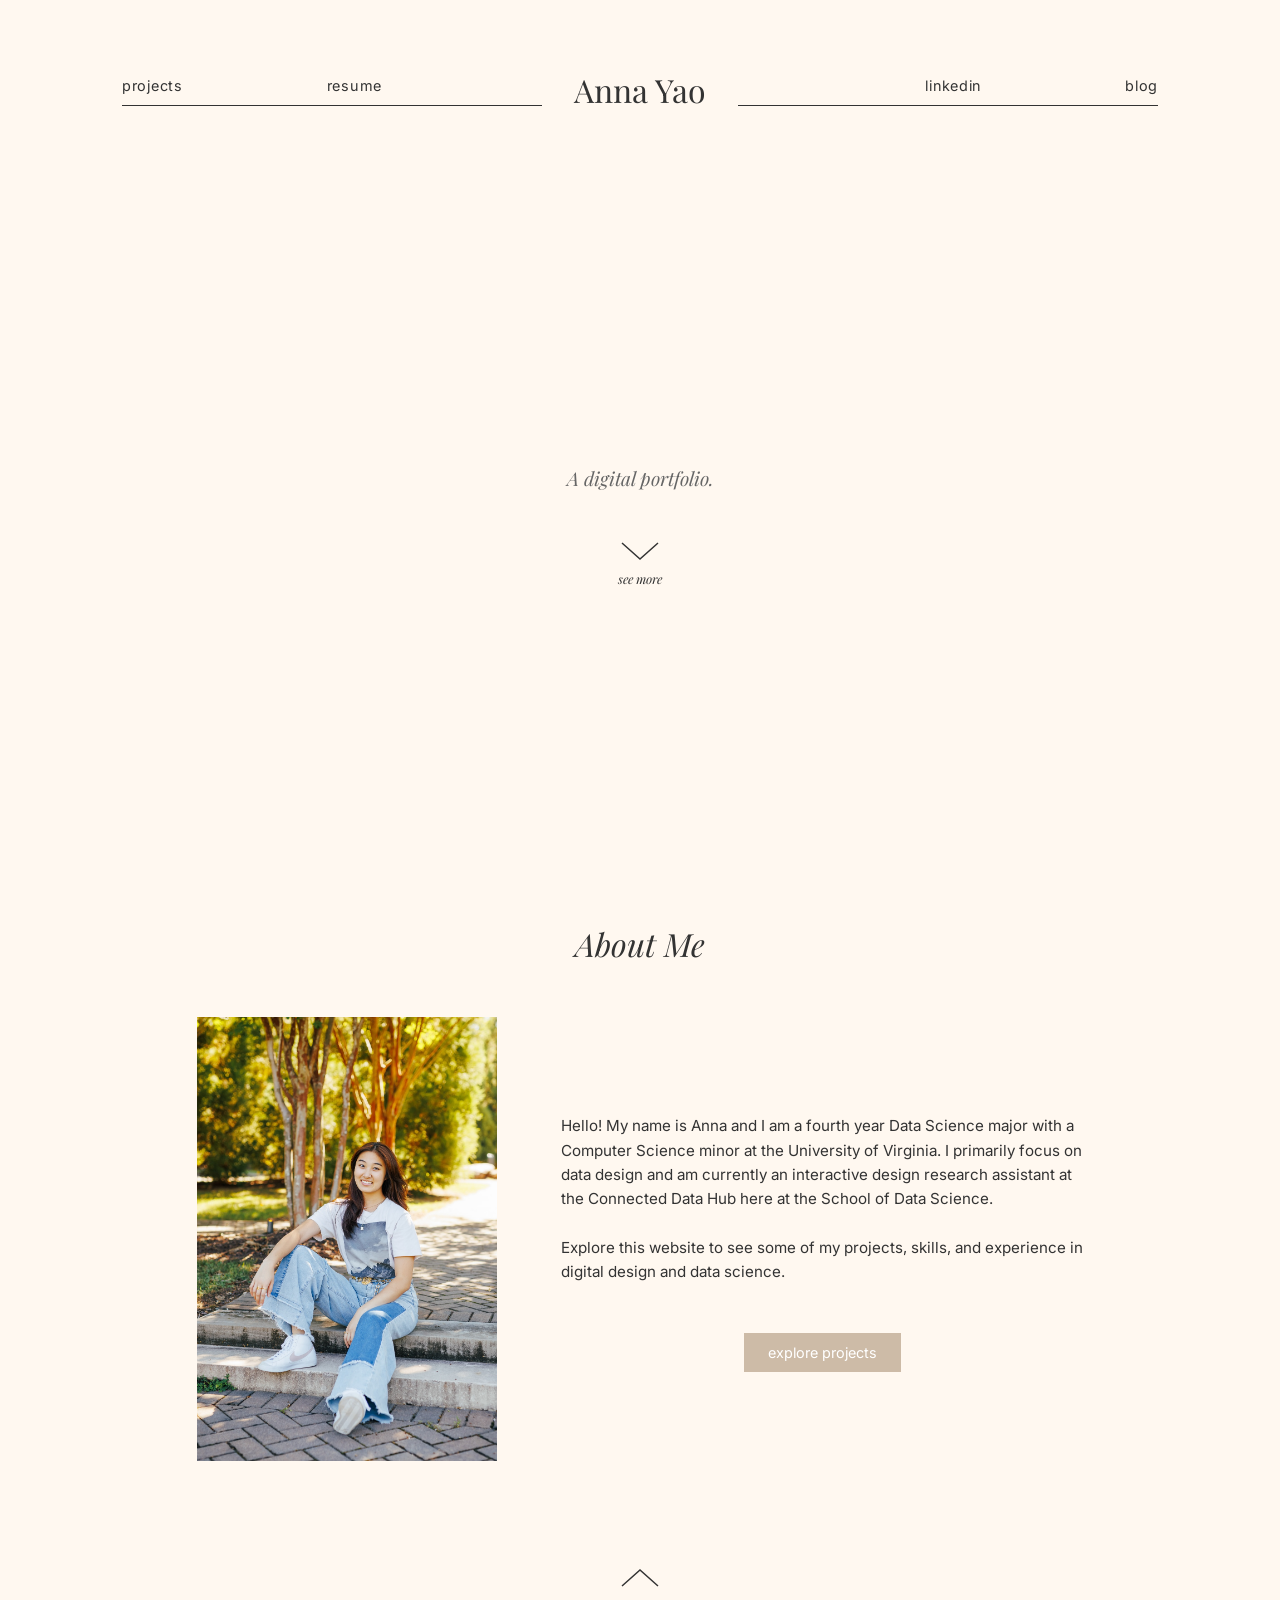
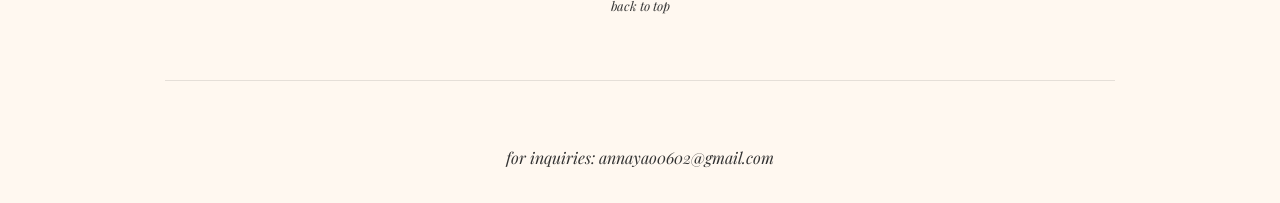
<file: index.html>
<!DOCTYPE html>
<html lang="en">
<head>
    <meta charset="UTF-8">
    <meta name="viewport" content="width=device-width, initial-scale=1.0">
    <title>Anna Yao | Digital Portfolio</title>
    <link rel="stylesheet" href="styles.css">
    <link href="https://fonts.googleapis.com/css2?family=Playfair+Display:ital,wght@0,400;0,600;1,400&family=Inter:wght@300;400&display=swap" rel="stylesheet">
</head>
<body>

    <header>
        <nav class="top-nav">
            <div class="nav-links left-links">
                <a href="data_design.html">projects</a>
                <a href="resume.pdf" target="_blank">resume</a>
            </div>
            <h1 class="logo-name">
                <a href="index.html">Anna Yao</a>
            </h1>            
            <div class="nav-links right-links">
                <a href="https://www.linkedin.com/in/anna-yao-6a4943259/" target="_blank">linkedin</a>
                <a href="blog">blog</a>
            </div>
        </nav>
    </header>

    <main>
        <section class="hero">
            <p class="hero-text"><em>A digital portfolio.</em></p>
            <a href="#about" class="scroll-indicator">
                <svg width="40" height="20" viewBox="0 0 40 20" fill="none" stroke="currentColor">
                    <path d="M2 2L20 18L38 2" stroke-width="1.5"/>
                </svg>
                <span>see more</span>
            </a>
        </section>

        <br>
        <br>
        <br>

        <section class="about" id="about">
            <h2 class="section-title">About Me</h2>
            <div class="about-content">
                <div class="about-image">
                    <img src="images/portrait.JPG" alt="Anna Yao Portrait">
                </div>
                <div class="about-text">
                    <p>Hello! My name is Anna and I am a fourth year Data Science major with a Computer Science minor at the University of Virginia. I primarily focus on data design and am currently an interactive design research assistant at the Connected Data Hub here at the School of Data Science.</p>
                    <p>Explore this website to see some of my projects, skills, and experience in digital design and data science.</p>
                    
                    <br>
                    <a href="data_design.html" class="btn">explore projects</a>

                </div>
            </div>
            <br><br>
            <a href="#" class="back-to-top">
                <svg width="40" height="20" viewBox="0 0 40 20" fill="none" stroke="currentColor">
                    <path d="M2 18L20 2L38 18" stroke-width="1.5"/>
                </svg>
                <span>back to top</span>
            </a>
        </section>

        
    </main>

    <footer>
        <p><em>for inquiries: annayao0602@gmail.com</em></p>
    </footer>

</body>
</html>
</file>
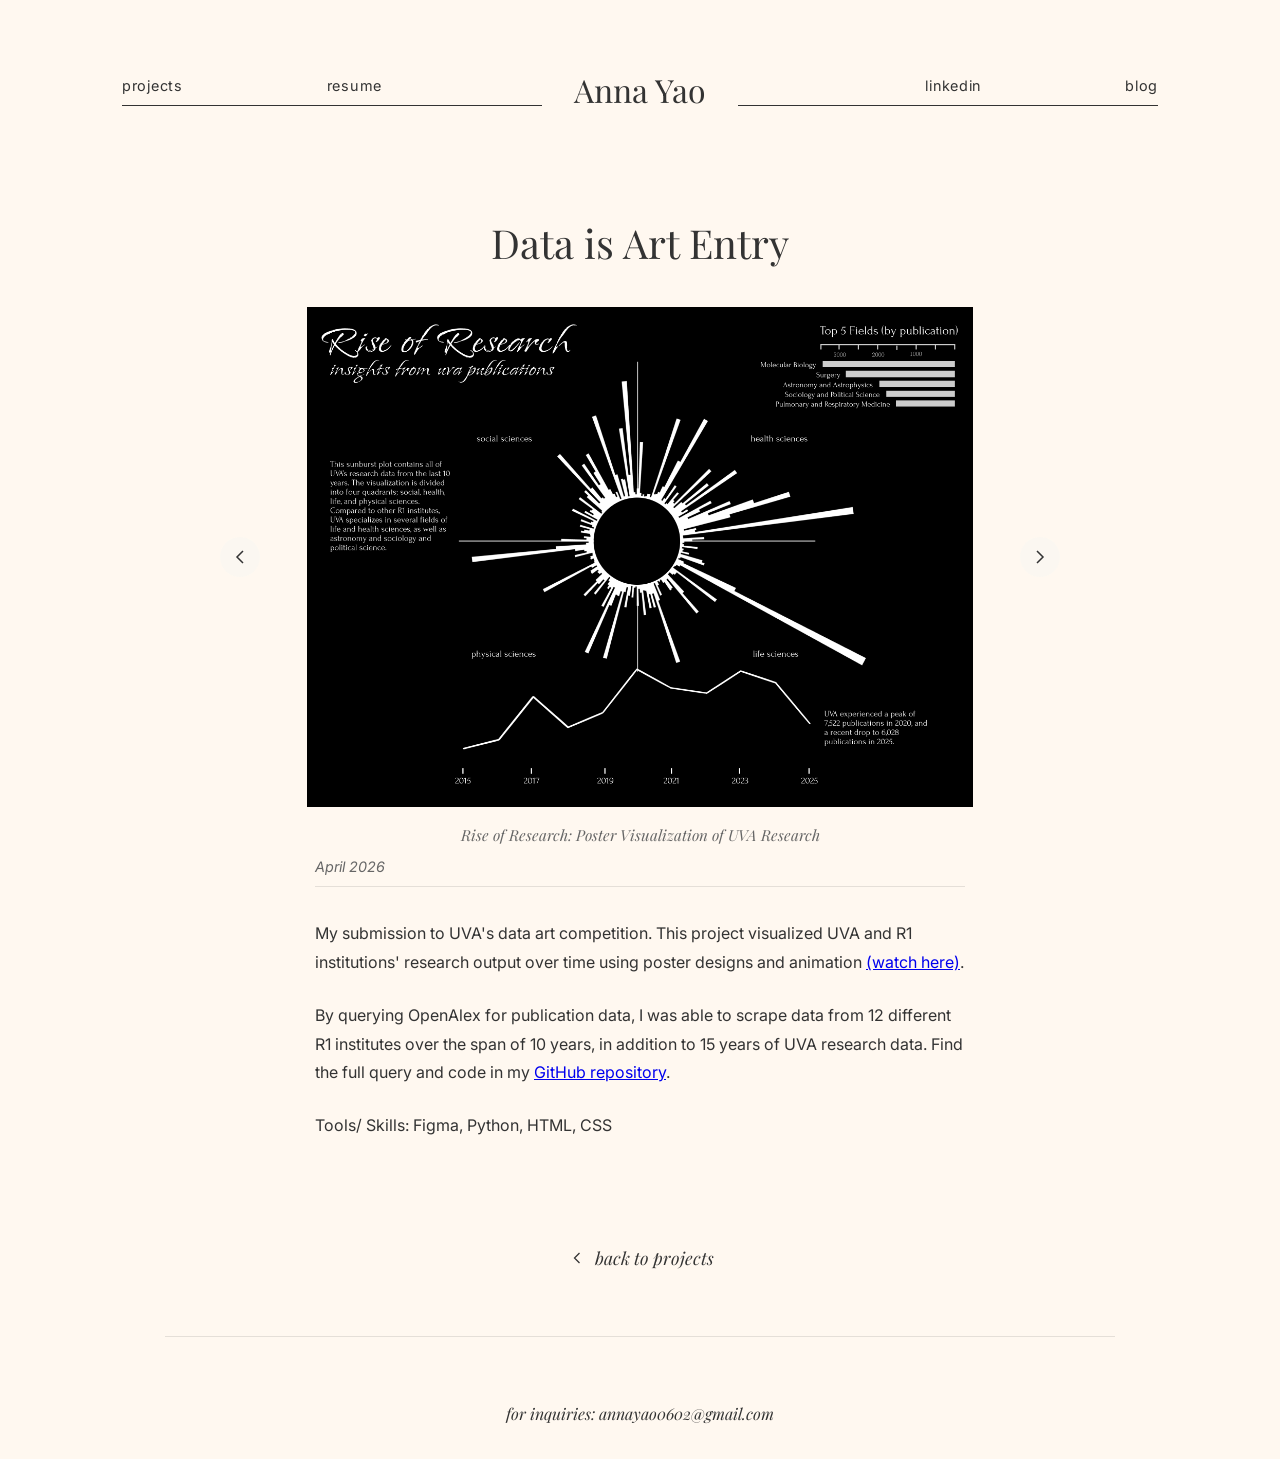
<file: data_art.html>
<!DOCTYPE html>
<html lang="en">
<head>
    <meta charset="UTF-8">
    <meta name="viewport" content="width=device-width, initial-scale=1.0">
    <title>Data is Art | Anna Yao</title>
    <link rel="stylesheet" href="styles.css">
    <link href="https://fonts.googleapis.com/css2?family=Playfair+Display:ital,wght@0,400;0,600;1,400&family=Inter:wght@300;400;600&display=swap" rel="stylesheet">
</head>
<body>

    <header>
        <nav class="top-nav">
            <div class="nav-links left-links">
                <a href="data_design.html">projects</a>
                <a href="resume.pdf" target="_blank">resume</a>
            </div>
            <h1 class="logo-name">
                <a href="index.html">Anna Yao</a>
            </h1>            
            <div class="nav-links right-links">
                <a href="https://www.linkedin.com/in/anna-yao-6a4943259/" target="_blank">linkedin</a>
                <a href="blog">blog</a>
            </div>
        </nav>
    </header>

    <main class="project-detail">
        
        <h2 class="detail-title">Data is Art Entry</h2>

        <div class="carousel">
            <button class="carousel-btn prev" aria-label="Previous image">
                <svg width="24" height="24" viewBox="0 0 24 24" fill="none" stroke="currentColor" stroke-width="1.5"><path d="M15 18l-6-6 6-6"/></svg>
            </button>
            
            <div class="carousel-track-container">
                <ul class="carousel-track">
                    <li class="carousel-slide current-slide" data-caption="Rise of Research: Poster Visualization of UVA Research">
                        <img src="images/dataisart.png" alt="Rise of Research: Poster Visualization of UVA Research">
                    </li>
                    <li class="carousel-slide" data-caption="The Stars in Our Sky: Examining R1 Institutions' Research Output">
                        <img src="images/dataart2.png" alt="The Stars in Our Sky: Examining R1 Institutions' Research Output">
                    </li>
                    <li class="carousel-slide" data-caption="Screenshot of animation of UVA research output over time">
                        <img src="images/animation.jpg" alt="Screenshot of animation of UVA research output over time">
                    </li>
                </ul>
            </div>

            <button class="carousel-btn next" aria-label="Next image">
                <svg width="24" height="24" viewBox="0 0 24 24" fill="none" stroke="currentColor" stroke-width="1.5"><path d="M9 18l6-6-6-6"/></svg>
            </button>

            <div class="carousel-caption">
                <p id="caption-text">Rise of Research: Poster Visualization of UVA Research</p>
            </div>
        </div>

        <div class="detail-content">
            <p class="detail-date">April 2026</p>
            
            <div class="detail-description">
                <p>My submission to UVA's data art competition. This project visualized UVA and R1 institutions' research output over time using poster designs and animation <a href="https://annayao0602.github.io/dataArt/" target="_blank">(watch here)</a>.</p>
                <p>By querying OpenAlex for publication data, I was able to scrape data from 12 different R1 institutes over the span of 10 years, in addition to 15 years of UVA research data. Find the full query and code in my <a href="https://github.com/annayao0602/dataArt" target="_blank">GitHub repository</a>.</p>
            
                <p> Tools/ Skills: Figma, Python, HTML, CSS </p>
            </div>
            
        </div>

    <div class="back-link-container">
        <a href="data_design.html" class="back-link">
            <svg width="20" height="20" viewBox="0 0 24 24" fill="none" stroke="currentColor" stroke-width="1.5">
                <path d="M15 18l-6-6 6-6"/>
            </svg>
            <span>back to projects</span>
        </a>
    </div>

    </main>

    <footer>
        <p><em>for inquiries: annayao0602@gmail.com</em></p>
    </footer>

    <script>
        const track = document.querySelector('.carousel-track');
        const slides = Array.from(track.children);
        const nextButton = document.querySelector('.carousel-btn.next');
        const prevButton = document.querySelector('.carousel-btn.prev');
        
        const captionText = document.getElementById('caption-text');
        
        let currentIndex = 0;

        const moveToSlide = (index) => {
            track.style.transform = `translateX(-${index * 100}%)`;
            currentIndex = index;
            
            const activeSlide = slides[index];
            captionText.textContent = activeSlide.dataset.caption;
        };

        nextButton.addEventListener('click', e => {
            if (currentIndex === slides.length - 1) {
                moveToSlide(0); // Loop back to the beginning
            } else {
                moveToSlide(currentIndex + 1);
            }
        });

        prevButton.addEventListener('click', e => {
            if (currentIndex === 0) {
                moveToSlide(slides.length - 1); // Loop to the end
            } else {
                moveToSlide(currentIndex - 1);
            }
        });
    </script>
</body>
</html>
</file>
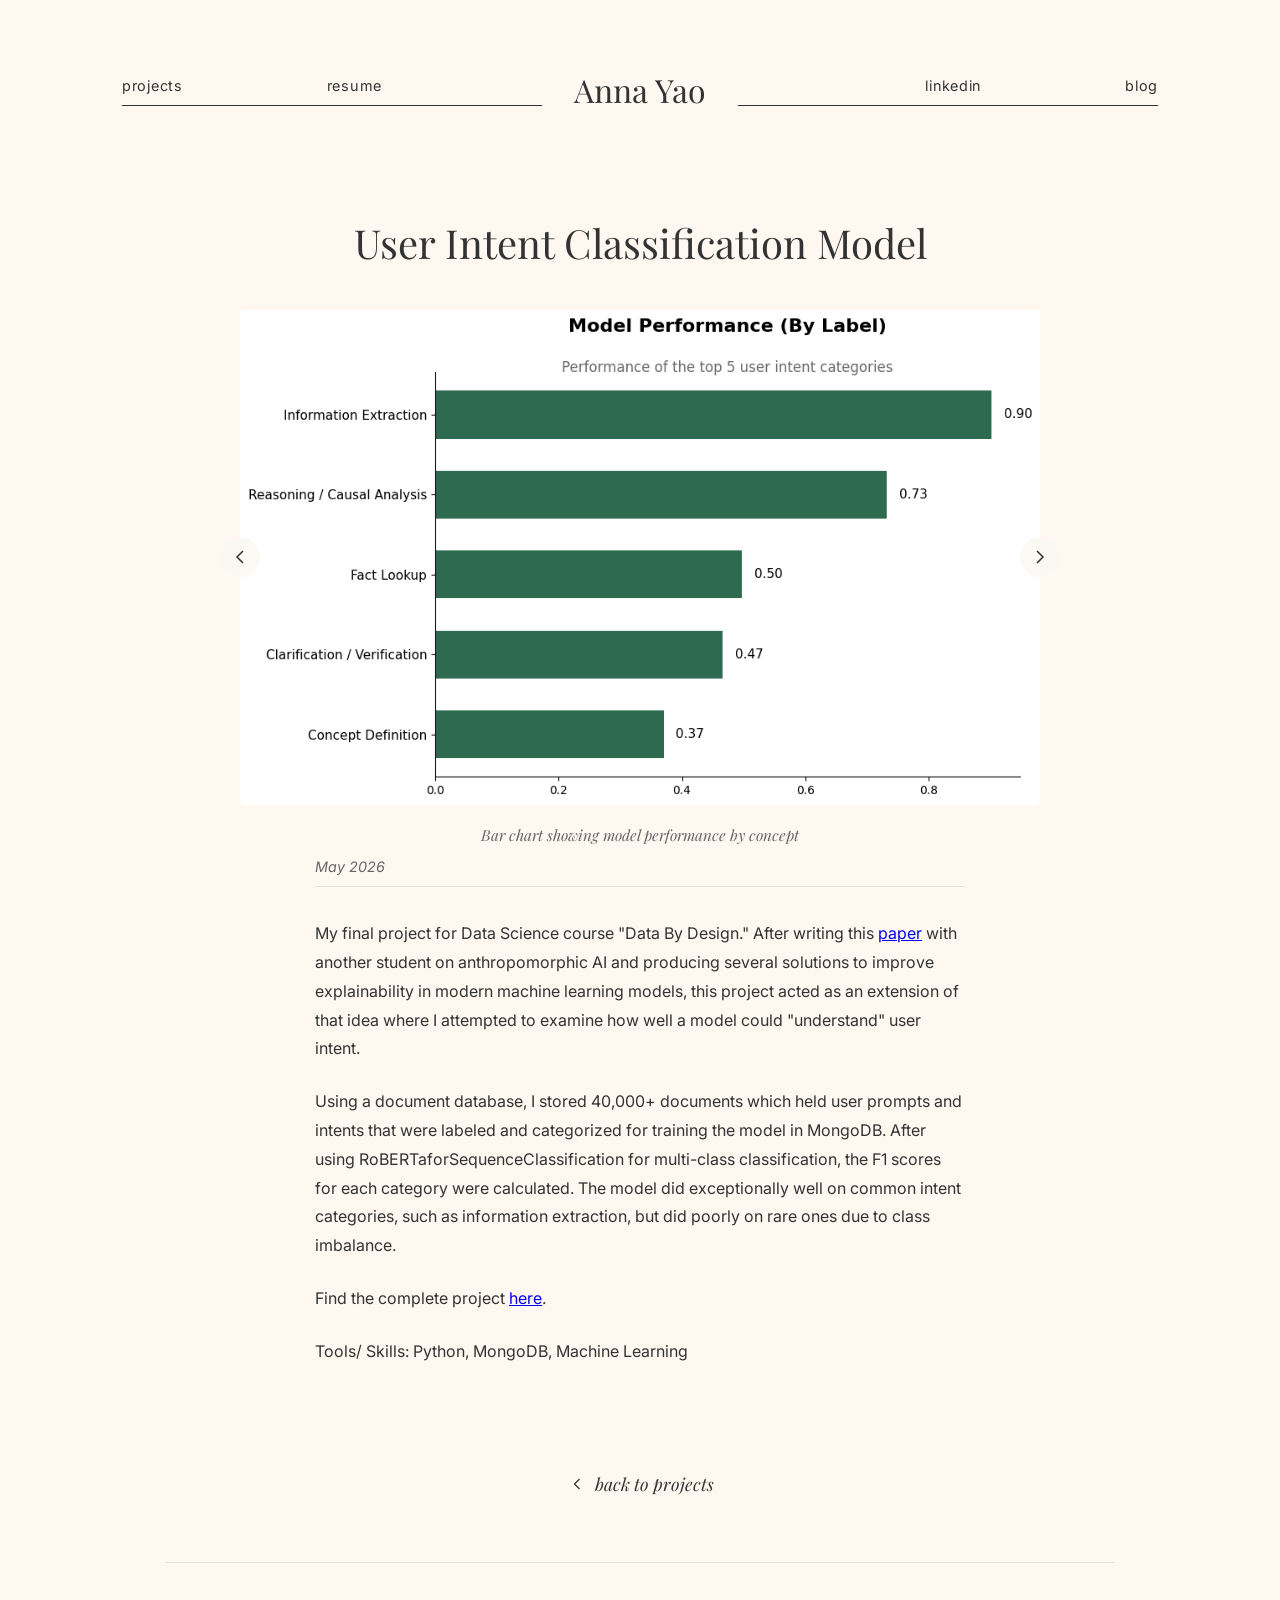
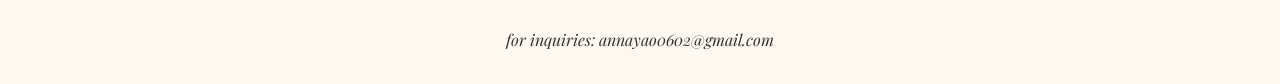
<file: intent_model.html>
<!DOCTYPE html>
<html lang="en">
<head>
    <meta charset="UTF-8">
    <meta name="viewport" content="width=device-width, initial-scale=1.0">
    <title>Intent Model | Anna Yao</title>
    <link rel="stylesheet" href="styles.css">
    <link href="https://fonts.googleapis.com/css2?family=Playfair+Display:ital,wght@0,400;0,600;1,400&family=Inter:wght@300;400;600&display=swap" rel="stylesheet">
</head>
<body>

    <header>
        <nav class="top-nav">
            <div class="nav-links left-links">
                <a href="data_design.html">projects</a>
                <a href="resume.pdf" target="_blank">resume</a>
            </div>
            <h1 class="logo-name">
                <a href="index.html">Anna Yao</a>
            </h1>            
            <div class="nav-links right-links">
                <a href="https://www.linkedin.com/in/anna-yao-6a4943259/" target="_blank">linkedin</a>
                <a href="blog">blog</a>
            </div>
        </nav>
    </header>

    <main class="project-detail">
        
        <h2 class="detail-title">User Intent Classification Model</h2>

        <div class="carousel">
            <button class="carousel-btn prev" aria-label="Previous image">
                <svg width="24" height="24" viewBox="0 0 24 24" fill="none" stroke="currentColor" stroke-width="1.5"><path d="M15 18l-6-6 6-6"/></svg>
            </button>
            
            <div class="carousel-track-container">
                <ul class="carousel-track">
                    <li class="carousel-slide current-slide" data-caption="Bar chart showing model performance by concept">
                        <img src="images/intent.png" alt="Bar chart showing model performance by concept">
                    </li>
                </ul>
            </div>

            <button class="carousel-btn next" aria-label="Next image">
                <svg width="24" height="24" viewBox="0 0 24 24" fill="none" stroke="currentColor" stroke-width="1.5"><path d="M9 18l6-6-6-6"/></svg>
            </button>

            <div class="carousel-caption">
                <p id="caption-text">Bar chart showing model performance by concept</p>
            </div>
        </div>

        <div class="detail-content">
            <p class="detail-date">May 2026</p>
            
            <div class="detail-description">
                <p>My final project for Data Science course "Data By Design." After writing this <a href="DS4024_final_project.pdf" target="_blank">paper</a> with another student on anthropomorphic AI and producing several solutions to improve explainability in modern machine learning models, this project acted as an extension of that idea where I attempted to examine how well a model could "understand" user intent. </p>
                <p>Using a document database, I stored 40,000+ documents which held user prompts and intents that were labeled and categorized for training the model in MongoDB. After using RoBERTaforSequenceClassification for multi-class classification, the F1 scores for each category were calculated. The model did exceptionally well on common intent categories, such as information extraction, but did poorly on rare ones due to class imbalance.</p>
                <p>Find the complete project <a href="https://github.com/annayao0602/data-by-design-project-2/tree/main" target="_blank">here</a>.</p>
            
                <p> Tools/ Skills: Python, MongoDB, Machine Learning </p>
            </div>
            
        </div>

    <div class="back-link-container">
        <a href="data_design.html" class="back-link">
            <svg width="20" height="20" viewBox="0 0 24 24" fill="none" stroke="currentColor" stroke-width="1.5">
                <path d="M15 18l-6-6 6-6"/>
            </svg>
            <span>back to projects</span>
        </a>
    </div>

    </main>

    <footer>
        <p><em>for inquiries: annayao0602@gmail.com</em></p>
    </footer>

    <script>
        const track = document.querySelector('.carousel-track');
        const slides = Array.from(track.children);
        const nextButton = document.querySelector('.carousel-btn.next');
        const prevButton = document.querySelector('.carousel-btn.prev');
        
        // NEW: Select the caption text element
        const captionText = document.getElementById('caption-text');
        
        let currentIndex = 0;

        // Function to move to a specific slide AND update the caption
        const moveToSlide = (index) => {
            // Move the images
            track.style.transform = `translateX(-${index * 100}%)`;
            currentIndex = index;
            
            // NEW: Update the caption text based on the active slide's data attribute
            const activeSlide = slides[index];
            captionText.textContent = activeSlide.dataset.caption;
        };

        // Click Right
        nextButton.addEventListener('click', e => {
            if (currentIndex === slides.length - 1) {
                moveToSlide(0); // Loop back to the beginning
            } else {
                moveToSlide(currentIndex + 1);
            }
        });

        // Click Left
        prevButton.addEventListener('click', e => {
            if (currentIndex === 0) {
                moveToSlide(slides.length - 1); // Loop to the end
            } else {
                moveToSlide(currentIndex - 1);
            }
        });
    </script>
</body>
</html>
</file>
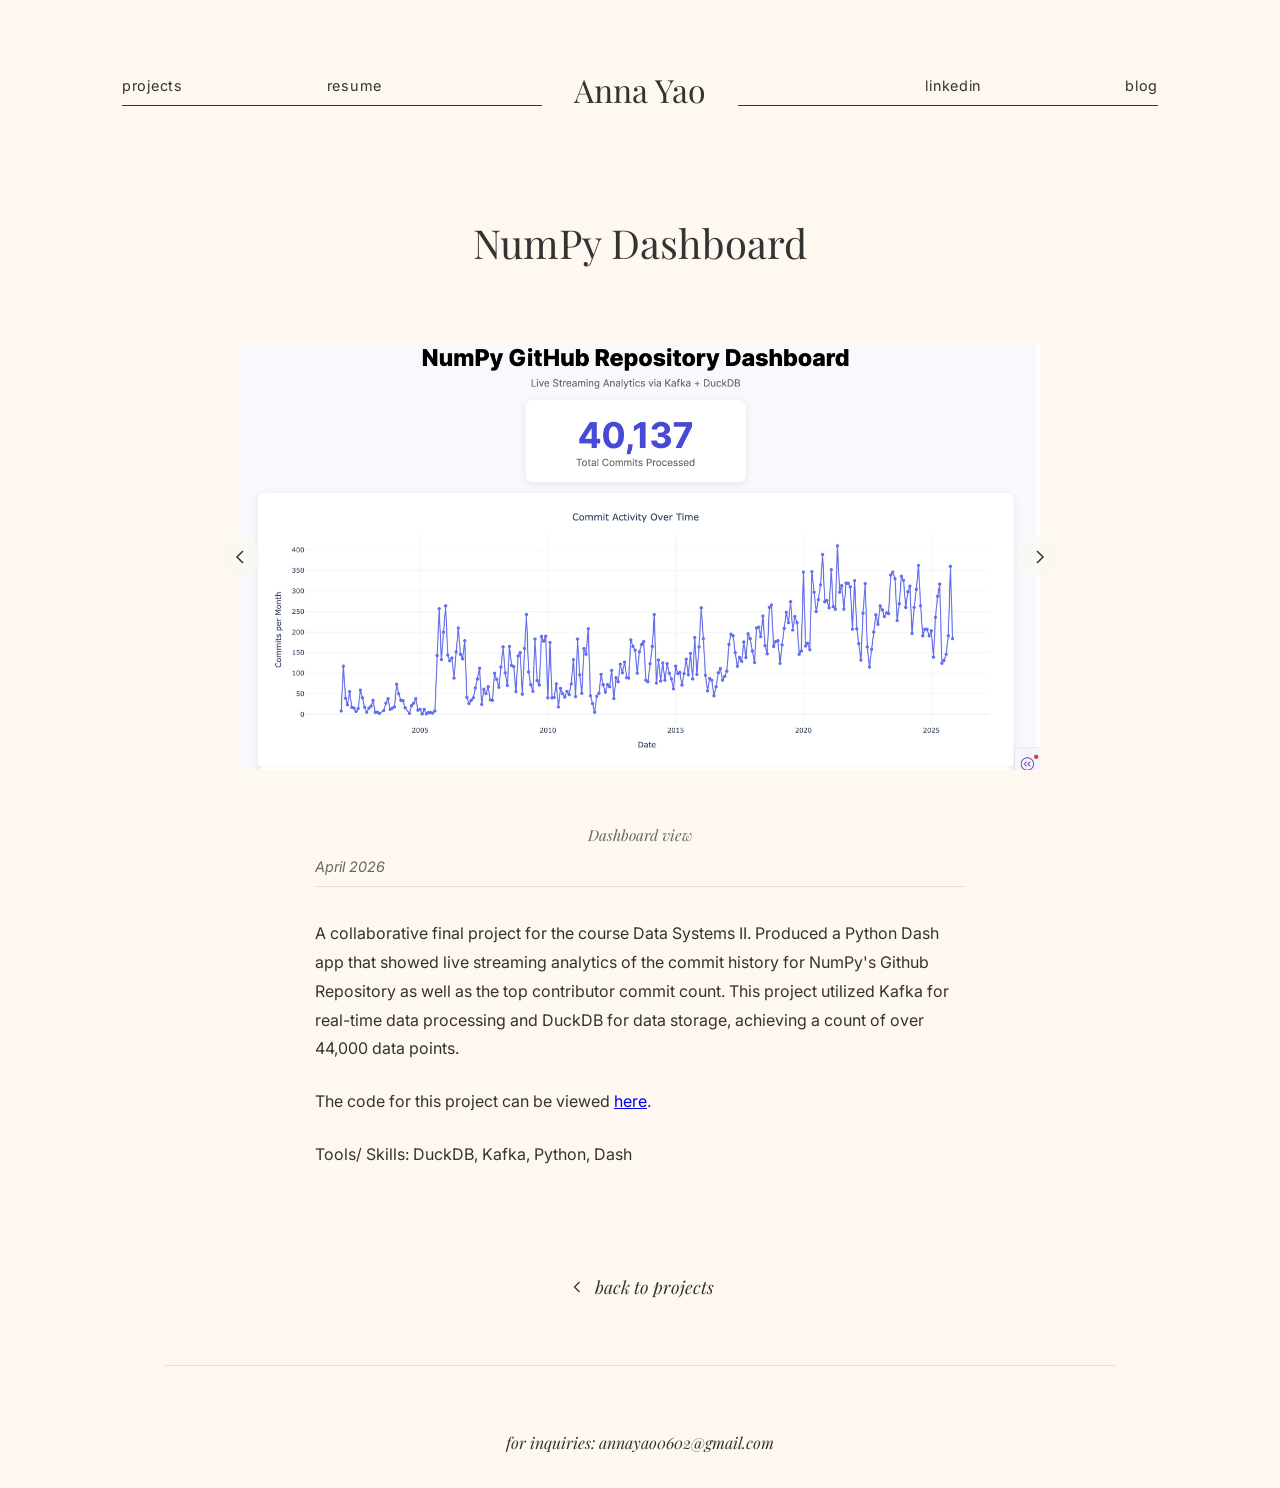
<file: numpy_dashboard.html>
<!DOCTYPE html>
<html lang="en">
<head>
    <meta charset="UTF-8">
    <meta name="viewport" content="width=device-width, initial-scale=1.0">
    <title>NumPy Dashboard | Anna Yao</title>
    <link rel="stylesheet" href="styles.css">
    <link href="https://fonts.googleapis.com/css2?family=Playfair+Display:ital,wght@0,400;0,600;1,400&family=Inter:wght@300;400;600&display=swap" rel="stylesheet">
</head>
<body>

    <header>
        <nav class="top-nav">
            <div class="nav-links left-links">
                <a href="data_design.html">projects</a>
                <a href="resume.pdf" target="_blank">resume</a>
            </div>
            <h1 class="logo-name">
                <a href="index.html">Anna Yao</a>
            </h1>            
            <div class="nav-links right-links">
                <a href="https://www.linkedin.com/in/anna-yao-6a4943259/" target="_blank">linkedin</a>
                <a href="blog">blog</a>
            </div>
        </nav>
    </header>

    <main class="project-detail">
        
        <h2 class="detail-title">NumPy Dashboard</h2>

        <div class="carousel">
            <button class="carousel-btn prev" aria-label="Previous image">
                <svg width="24" height="24" viewBox="0 0 24 24" fill="none" stroke="currentColor" stroke-width="1.5"><path d="M15 18l-6-6 6-6"/></svg>
            </button>
            
            <div class="carousel-track-container">
                <ul class="carousel-track">
                    <li class="carousel-slide current-slide" data-caption="Dashboard view">
                        <img src="images/numpy.jpg" alt="NumPy Dashboard">
                    </li>
                    <li class="carousel-slide" data-caption="Contributors bar chart">
                        <img src="images/contributors.jpg" alt="Grant sponsor categorization">
                    </li>
                </ul>
        
            </div>

            <button class="carousel-btn next" aria-label="Next image">
                <svg width="24" height="24" viewBox="0 0 24 24" fill="none" stroke="currentColor" stroke-width="1.5"><path d="M9 18l6-6-6-6"/></svg>
            </button>

            <div class="carousel-caption">
                <p id="caption-text">Dashboard view</p>
            </div>
        </div>

        <div class="detail-content">
            <p class="detail-date">April 2026</p>
            
            <div class="detail-description">
                <p>A collaborative final project for the course Data Systems II. Produced a Python Dash app that showed live streaming analytics of the commit history for NumPy's Github Repository as well as the top contributor commit count. This project utilized Kafka for real-time data processing and DuckDB for data storage, achieving a count of over 44,000 data points.</p>
                <p>The code for this project can be viewed <a href="https://github.com/elaineliu05/dp3-coderepo" target="_blank">here</a>.</p>
                <p> Tools/ Skills: DuckDB, Kafka, Python, Dash </p>
            </div>
            
        </div>

    <div class="back-link-container">
        <a href="data_design.html" class="back-link">
            <svg width="20" height="20" viewBox="0 0 24 24" fill="none" stroke="currentColor" stroke-width="1.5">
                <path d="M15 18l-6-6 6-6"/>
            </svg>
            <span>back to projects</span>
        </a>
    </div>

    </main>

    <footer>
        <p><em>for inquiries: annayao0602@gmail.com</em></p>
    </footer>

    <script>
        const track = document.querySelector('.carousel-track');
        const slides = Array.from(track.children);
        const nextButton = document.querySelector('.carousel-btn.next');
        const prevButton = document.querySelector('.carousel-btn.prev');
        
        const captionText = document.getElementById('caption-text');
        
        let currentIndex = 0;

        const moveToSlide = (index) => {
            track.style.transform = `translateX(-${index * 100}%)`;
            currentIndex = index;
            
            const activeSlide = slides[index];
            captionText.textContent = activeSlide.dataset.caption;
        };

        nextButton.addEventListener('click', e => {
            if (currentIndex === slides.length - 1) {
                moveToSlide(0); // Loop back to the beginning
            } else {
                moveToSlide(currentIndex + 1);
            }
        });

        prevButton.addEventListener('click', e => {
            if (currentIndex === 0) {
                moveToSlide(slides.length - 1); // Loop to the end
            } else {
                moveToSlide(currentIndex - 1);
            }
        });
    </script>
</body>
</html>
</file>
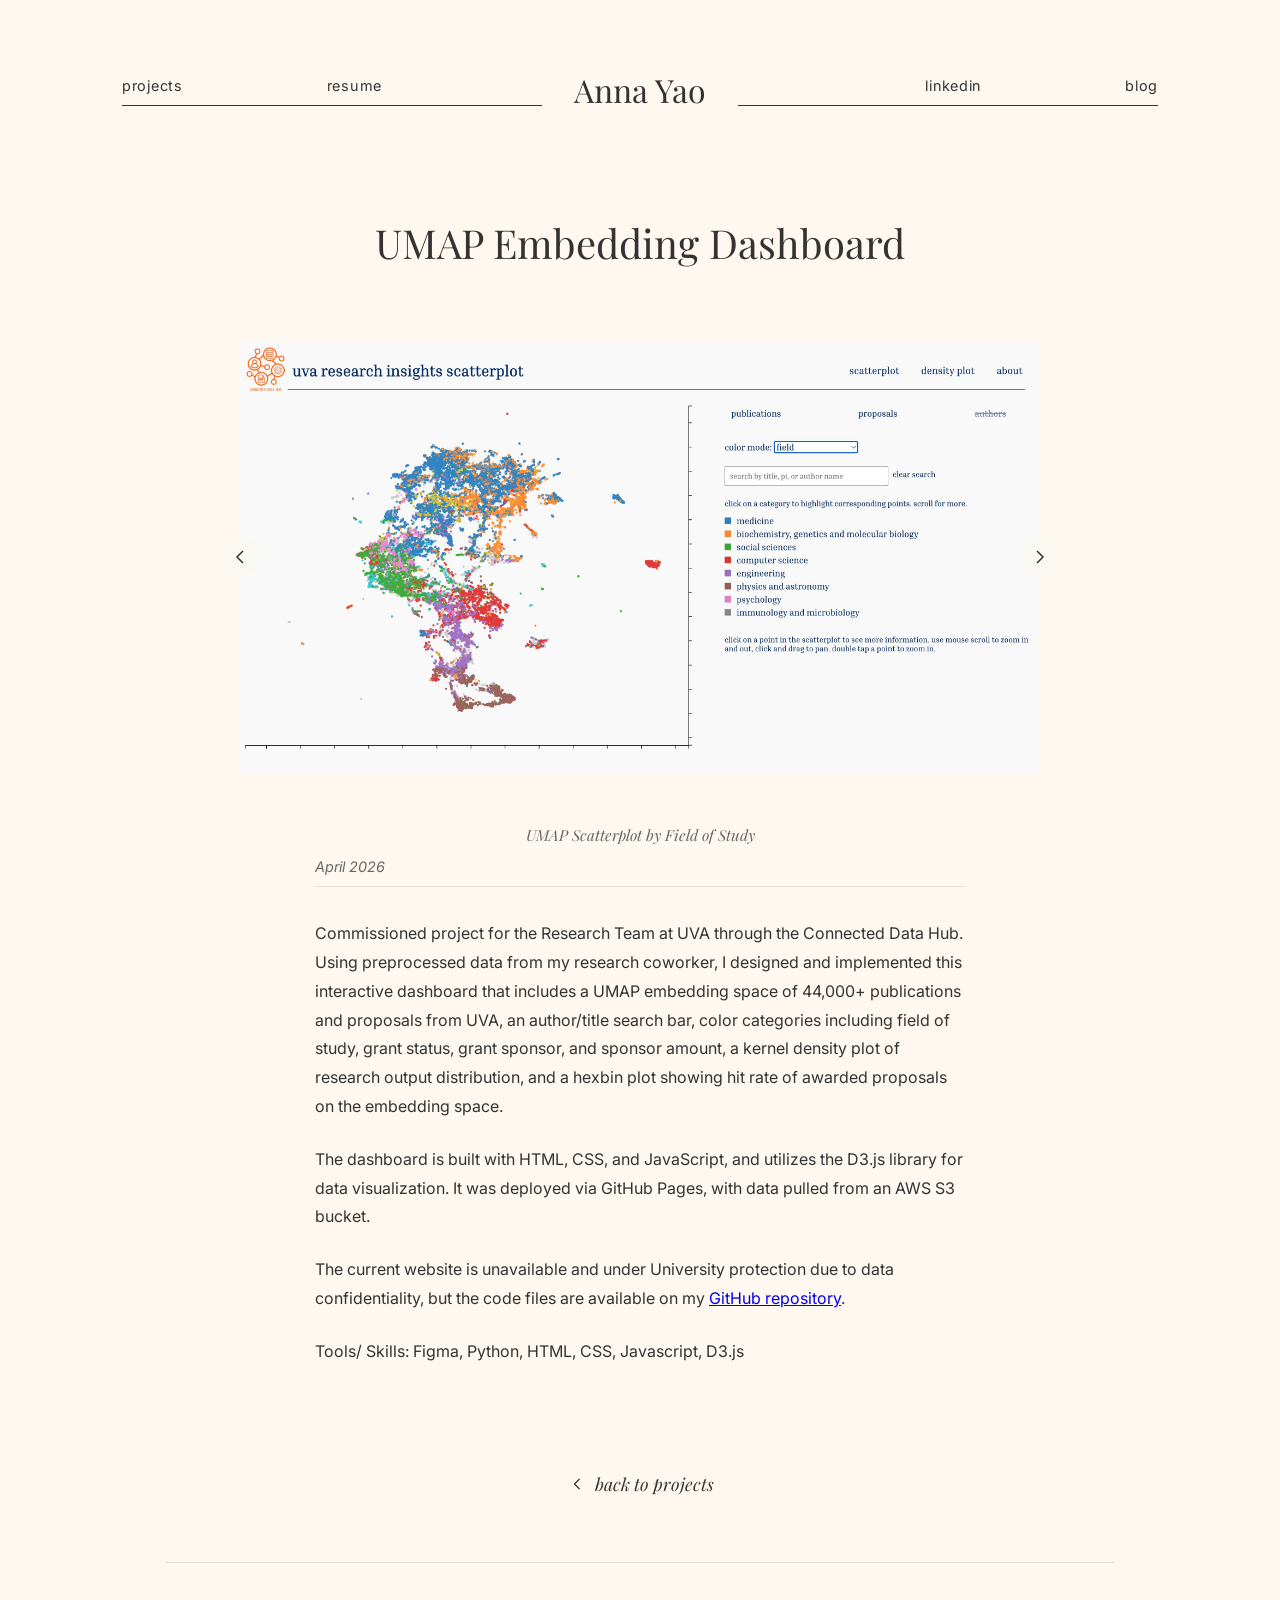
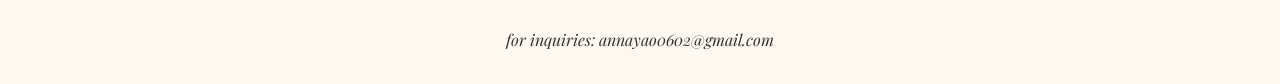
<file: umap_dashboard.html>
<!DOCTYPE html>
<html lang="en">
<head>
    <meta charset="UTF-8">
    <meta name="viewport" content="width=device-width, initial-scale=1.0">
    <title>UMAP Dashboard | Anna Yao</title>
    <link rel="stylesheet" href="styles.css">
    <link href="https://fonts.googleapis.com/css2?family=Playfair+Display:ital,wght@0,400;0,600;1,400&family=Inter:wght@300;400;600&display=swap" rel="stylesheet">
</head>
<body>

    <header>
        <nav class="top-nav">
            <div class="nav-links left-links">
                <a href="data_design.html">projects</a>
                <a href="resume.pdf" target="_blank">resume</a>
            </div>
            <h1 class="logo-name">
                <a href="index.html">Anna Yao</a>
            </h1>            
            <div class="nav-links right-links">
                <a href="https://www.linkedin.com/in/anna-yao-6a4943259/" target="_blank">linkedin</a>
                <a href="blog">blog</a>
            </div>
        </nav>
    </header>

    <main class="project-detail">
        
        <h2 class="detail-title">UMAP Embedding Dashboard</h2>

        <div class="carousel">
            <button class="carousel-btn prev" aria-label="Previous image">
                <svg width="24" height="24" viewBox="0 0 24 24" fill="none" stroke="currentColor" stroke-width="1.5"><path d="M15 18l-6-6 6-6"/></svg>
            </button>
            
            <div class="carousel-track-container">
                <ul class="carousel-track">
                    <li class="carousel-slide current-slide" data-caption="UMAP Scatterplot by Field of Study">
                        <img src="images/umap.jpg" alt="UMAP Scatterplot by Field of Study">
                    </li>
                    <li class="carousel-slide" data-caption="Grant sponsor categorization">
                        <img src="images/sponsor.jpg" alt="Grant sponsor categorization">
                    </li>
                    <li class="carousel-slide" data-caption="Kernel density plot of research output">
                        <img src="images/kde.jpg" alt="Kernel density plot of research output">
                    </li>
                    <li class="carousel-slide" data-caption="Hexbin plot of awarded proposals in embedding space">
                        <img src="images/hexbin.jpg" alt="Animated UMAP scatterplot of UVA research output over time">
                    </li>
                    <li class="carousel-slide" data-caption="Proposal status categories in embedding space">
                        <img src="images/status.jpg" alt="Proposal status categories in embedding space">
                    </li>
                </ul>
        
            </div>

            <button class="carousel-btn next" aria-label="Next image">
                <svg width="24" height="24" viewBox="0 0 24 24" fill="none" stroke="currentColor" stroke-width="1.5"><path d="M9 18l6-6-6-6"/></svg>
            </button>

            <div class="carousel-caption">
                <p id="caption-text">UMAP Scatterplot by Field of Study</p>
            </div>
        </div>

        <div class="detail-content">
            <p class="detail-date">April 2026</p>
            
            <div class="detail-description">
                <p>Commissioned project for the Research Team at UVA through the Connected Data Hub. Using preprocessed data from my research coworker, I designed and implemented this interactive dashboard that includes a UMAP embedding space of 44,000+ publications and proposals from UVA, an author/title search bar, color categories including field of study, grant status, grant sponsor, and sponsor amount, a kernel density plot of research output distribution, and a hexbin plot showing hit rate of awarded proposals on the embedding space.</p>
                <p>The dashboard is built with HTML, CSS, and JavaScript, and utilizes the D3.js library for data visualization. It was deployed via GitHub Pages, with data pulled from an AWS S3 bucket.</p>
                <p>The current website is unavailable and under University protection due to data confidentiality, but the code files are available on my <a href="https://github.com/annayao0602/Embeddings-Scatterplot" target="_blank">GitHub repository</a>.</p>
            
                <p> Tools/ Skills: Figma, Python, HTML, CSS, Javascript, D3.js </p>
            </div>
            
        </div>

    <div class="back-link-container">
        <a href="data_design.html" class="back-link">
            <svg width="20" height="20" viewBox="0 0 24 24" fill="none" stroke="currentColor" stroke-width="1.5">
                <path d="M15 18l-6-6 6-6"/>
            </svg>
            <span>back to projects</span>
        </a>
    </div>

    </main>

    <footer>
        <p><em>for inquiries: annayao0602@gmail.com</em></p>
    </footer>

    <script>
        const track = document.querySelector('.carousel-track');
        const slides = Array.from(track.children);
        const nextButton = document.querySelector('.carousel-btn.next');
        const prevButton = document.querySelector('.carousel-btn.prev');
        
        const captionText = document.getElementById('caption-text');
        
        let currentIndex = 0;

        const moveToSlide = (index) => {
            track.style.transform = `translateX(-${index * 100}%)`;
            currentIndex = index;
            
            const activeSlide = slides[index];
            captionText.textContent = activeSlide.dataset.caption;
        };

        nextButton.addEventListener('click', e => {
            if (currentIndex === slides.length - 1) {
                moveToSlide(0); // Loop back to the beginning
            } else {
                moveToSlide(currentIndex + 1);
            }
        });

        prevButton.addEventListener('click', e => {
            if (currentIndex === 0) {
                moveToSlide(slides.length - 1); // Loop to the end
            } else {
                moveToSlide(currentIndex - 1);
            }
        });
    </script>
</body>
</html>
</file>
<file: styles.css>
:root {
    --bg-color: #FFF8F0; 
    --text-color: #333333;
    --accent-color: #CDBBA7;
    --accent-hover: #B5A492;
    --font-serif: 'Playfair Display', serif;
    --font-sans: 'Inter', sans-serif;
}

html {
    scroll-behavior: smooth;
}

* {
    margin: 0;
    padding: 0;
    box-sizing: border-box;
}

@keyframes fadeUp {
    0% {
        opacity: 0;
        transform: translateY(20px); /* Starts slightly lower */
    }
    100% {
        opacity: 1;
        transform: translateY(0);    /* Ends in its original position */
    }
}

body {
    background-color: var(--bg-color);
    color: var(--text-color);
    font-family: var(--font-sans);
    line-height: 1.6;
    display: flex;
    flex-direction: column;
    align-items: center;
}

.back-to-top {
    display: flex;
    width: max-content;
    flex-direction: column;
    align-items: center;
    gap: 0.5rem;
    font-size: 0.8rem;
    font-style: italic;
    font-family: var(--font-serif);
    text-decoration: none;
    color: var(--text-color);
    cursor: pointer;
    margin: 3rem auto 0 auto; 
}

.back-to-top:hover {
    animation: bounceUp 1s infinite;
}

@keyframes bounceUp {
    0%, 100% {
        transform: translateY(0);
    }
    50% {
        transform: translateY(-8px); 
    }
}
header {
    width: 100%;
    max-width: 1100px;
    padding: 2rem;
}
 main, footer {
    width: 100%;
    max-width: 950px;
    padding: 0 2rem;

    opacity: 0; 
    animation: fadeUp 0.8s ease-out forwards;
    
    animation-delay: 0.5s;
 }

.top-nav {
    display: flex;
    justify-content: space-between;
    align-items: center;
    padding-top: 2rem;
    padding-bottom: 4rem;
}

.nav-links {
    display: flex;
    gap: 9rem;
    border-bottom: 1px solid var(--text-color);
    padding-bottom: 0.5rem;
    flex: 1;
}
.left-links {
    justify-content: flex-start; 
}

.right-links {
    justify-content: flex-end;  
}

.nav-links a {
    text-decoration: none;
    color: var(--text-color);
    font-size: 0.9rem;
    letter-spacing: 0.05em;
    display: inline-block; 
    
    transition: transform 0.3s ease; 
}

.nav-links a:hover {
    transform: rotate(-4deg); 
    scale: 1.1;
}

.logo-name {
    font-family: var(--font-serif);
    font-size: 2rem;
    font-weight: 400;
    text-align: center;
    padding: 0 2rem;
}
.logo-name a {
    text-decoration: none;     
    color: var(--text-color);  
}

.hero {
    min-height: 70vh;
    display: flex;
    flex-direction: column;
    justify-content: center;
    align-items: center;
    text-align: center;
}

.hero-text {
    font-family: var(--font-serif);
    font-size: 1.2rem;
    margin-bottom: 3rem;
    color: #666;
}

.scroll-indicator {
    display: flex;
    flex-direction: column;
    align-items: center;
    gap: 0.5rem;
    font-size: 0.8rem;
    font-style: italic;
    font-family: var(--font-serif);
    
    text-decoration: none; 
    color: var(--text-color); 
    cursor: pointer;
}

.scroll-indicator:hover {
    animation: bounce 1s infinite; 
}

@keyframes bounce {
    0%, 100% {
        transform: translateY(0); 
    }
    50% {
        transform: translateY(8px); 
    }
}

.section-title {
    font-family: var(--font-serif);
    text-align: center;
    font-style: italic;
    font-weight: 400;
    font-size: 2rem;
    margin-bottom: 3rem;
}

.about-content {
    display: flex;
    gap: 4rem;
    align-items: center;
}

.about-image img {
    width: 300px;
    height: auto;
    object-fit: cover;
}

.about-text {
    flex: 1;
    font-size: 0.95rem;
}

.about-text p {
    margin-bottom: 1.5rem;
}

.btn {
    display: block;
    width: max-content;
    margin: 0 auto;
    background-color: var(--accent-color);
    color: white;
    text-decoration: none;
    padding: 0.5rem 1.5rem;
    font-size: 0.9rem;
    border: none;
    cursor: pointer;
    transition: background-color 0.3s ease;
}

.btn:hover {
    background-color: var(--accent-hover);
}

footer {
    text-align: center;
    padding: 4rem 0 2rem 0;
    font-family: var(--font-serif);
    border-top: 1px solid rgba(0,0,0,0.1);
    margin-top: 4rem;
}

/* --- Projects Page Styling --- */

.page-title {
    font-family: var(--font-serif);
    text-align: center;
    font-style: italic;
    font-weight: 400;
    font-size: 2rem;
    margin-bottom: 1rem; /* Adds breathing room below the title */
}

.page-subtitle {
    text-align: center;
    font-size: 1rem;
    font-style: italic;
    font-family: var(--font-serif);
    color: #666;
    margin-bottom: 4rem;
}

.project-list {
    display: flex;
    flex-direction: column;
    gap: 5rem; /* The vertical space between each project */
}

.project-item {
    display: flex;
    gap: 3rem; 
    align-items: center; 
}

.project-image a {
    display: block;
}

.project-image img {
    width: 200px;
    height: 200px;
    border-radius: 50%; 
    object-fit: cover;  
    border: 1px solid rgba(0,0,0,0.05); 
    
    transition: transform 0.3s ease; 
    
    cursor: pointer; 
}

.project-image img:hover {
    transform: scale(1.1); 
}

.project-info {
    flex: 1; 
}

.project-info h3 {
    font-family: var(--font-serif);
    font-weight: 400;
    font-size: 1.3rem;
    margin-bottom: 0.2rem;
}

.project-date {
    font-size: 0.8rem;
    color: #666;
    margin-bottom: 1rem;
}

.project-desc {
    font-size: 0.95rem;
    margin-bottom: 1rem;
    line-height: 1.6;
}

/* The Links (Github/Dashboard) */
.project-link {
    font-size: 0.85rem;
    color: var(--text-color);
}

.project-link a {
    color: var(--text-color);
    text-decoration: underline;
    text-underline-offset: 3px; /* Pushes the underline slightly down for a cleaner look */
    transition: opacity 0.3s ease;
}

.project-link a:hover {
    opacity: 0.7;
}

/* --- Project Detail Page Styling --- */

.project-detail {
    display: flex;
    flex-direction: column;
    align-items: center;
}

.detail-title {
    font-family: var(--font-serif);
    text-align: center;
    font-weight: 400;
    font-size: 2.5rem;
    margin-bottom: 2rem;
}

/* --- Image Gallery (Carousel) --- */
.carousel {
    position: relative;
    width: 100%;
    max-width: 800px; /* Limits how wide the gallery gets */
    height: 500px;    /* Fixed height to keep layout stable */
    margin-bottom: 3rem;
}

.carousel-track-container {
    height: 100%;
    width: 100%;
    overflow: hidden; /* Hides the images that are off-screen */
    border-radius: 8px; /* Optional: Slight curve to the image corners */
}

.carousel-track {
    padding: 0;
    margin: 0;
    list-style: none;
    display: flex;
    height: 100%;
    transition: transform 0.4s ease-in-out; /* The smooth sliding animation */
}

.carousel-slide {
    min-width: 100%; /* Forces each image to take up exactly 100% of the container */
    height: 100%;
}

.carousel-slide img {
    width: 100%;
    height: 100%;
    object-fit: contain; 
}

/* Gallery Navigation Arrows */
.carousel-btn {
    position: absolute;
    top: 50%;
    transform: translateY(-50%);
    background: rgba(250, 248, 242, 0.8); /* Your warm background, slightly transparent */
    border: none;
    cursor: pointer;
    border-radius: 50%;
    width: 40px;
    height: 40px;
    display: flex;
    justify-content: center;
    align-items: center;
    color: var(--text-color);
    transition: background 0.2s ease, transform 0.2s ease;
    z-index: 10;
}

.carousel-btn:hover {
    background: white;
    transform: translateY(-50%) scale(1.1); /* Slight pop when hovered */
}

.carousel-btn.prev {
    left: -20px; /* Hangs slightly outside the image */
}

.carousel-btn.next {
    right: -20px;
}

/* --- Detail Text Styling --- */
.detail-content {
    max-width: 650px; /* Keeps line lengths comfortable for reading */
    width: 100%;
}

.detail-date {
    font-size: 0.9rem;
    color: #666;
    margin-bottom: 2rem;
    font-style: italic;
    border-bottom: 1px solid rgba(0,0,0,0.1);
    padding-bottom: 0.5rem;
}

.detail-description {
    font-size: 1rem;
    line-height: 1.8;
    margin-bottom: 2.5rem;
}

.detail-description p {
    margin-bottom: 1.5rem;
}

/* --- Back to Projects Button --- */

.back-link-container {
    width: 100%;
    display: flex;
    justify-content: center;
    max-width: 1400px; /* Matches the width you set for your header earlier */
    margin: auto auto; /* Centers the container */
    padding-top: 4rem;
    padding-bottom: 0rem;
}

.back-link {
    display: inline-flex;
    align-items: center;
    gap: 0.5rem;
    text-decoration: none;
    color: var(--text-color);
    font-size: 1.1rem;
    font-style: italic;
    font-family: var(--font-serif);
    transition: transform 0.3s ease, opacity 0.3s ease;
    width: max-content; /* Keeps the hover area tight around the text */
}

.back-link:hover {
    opacity: 0.7;
    transform: translateX(-5px); 
}

.carousel-caption {
    text-align: center;
    margin-top: 1rem;
    padding: 0 2rem;
    min-height: 2.5rem; /* Prevents the page from jumping if a caption spans two lines */
}

#caption-text {
    font-family: var(--font-serif);
    font-style: italic;
    font-size: 0.95rem;
    color: #666;
    transition: opacity 0.3s ease; /* Optional smooth fade */
}
</file>
